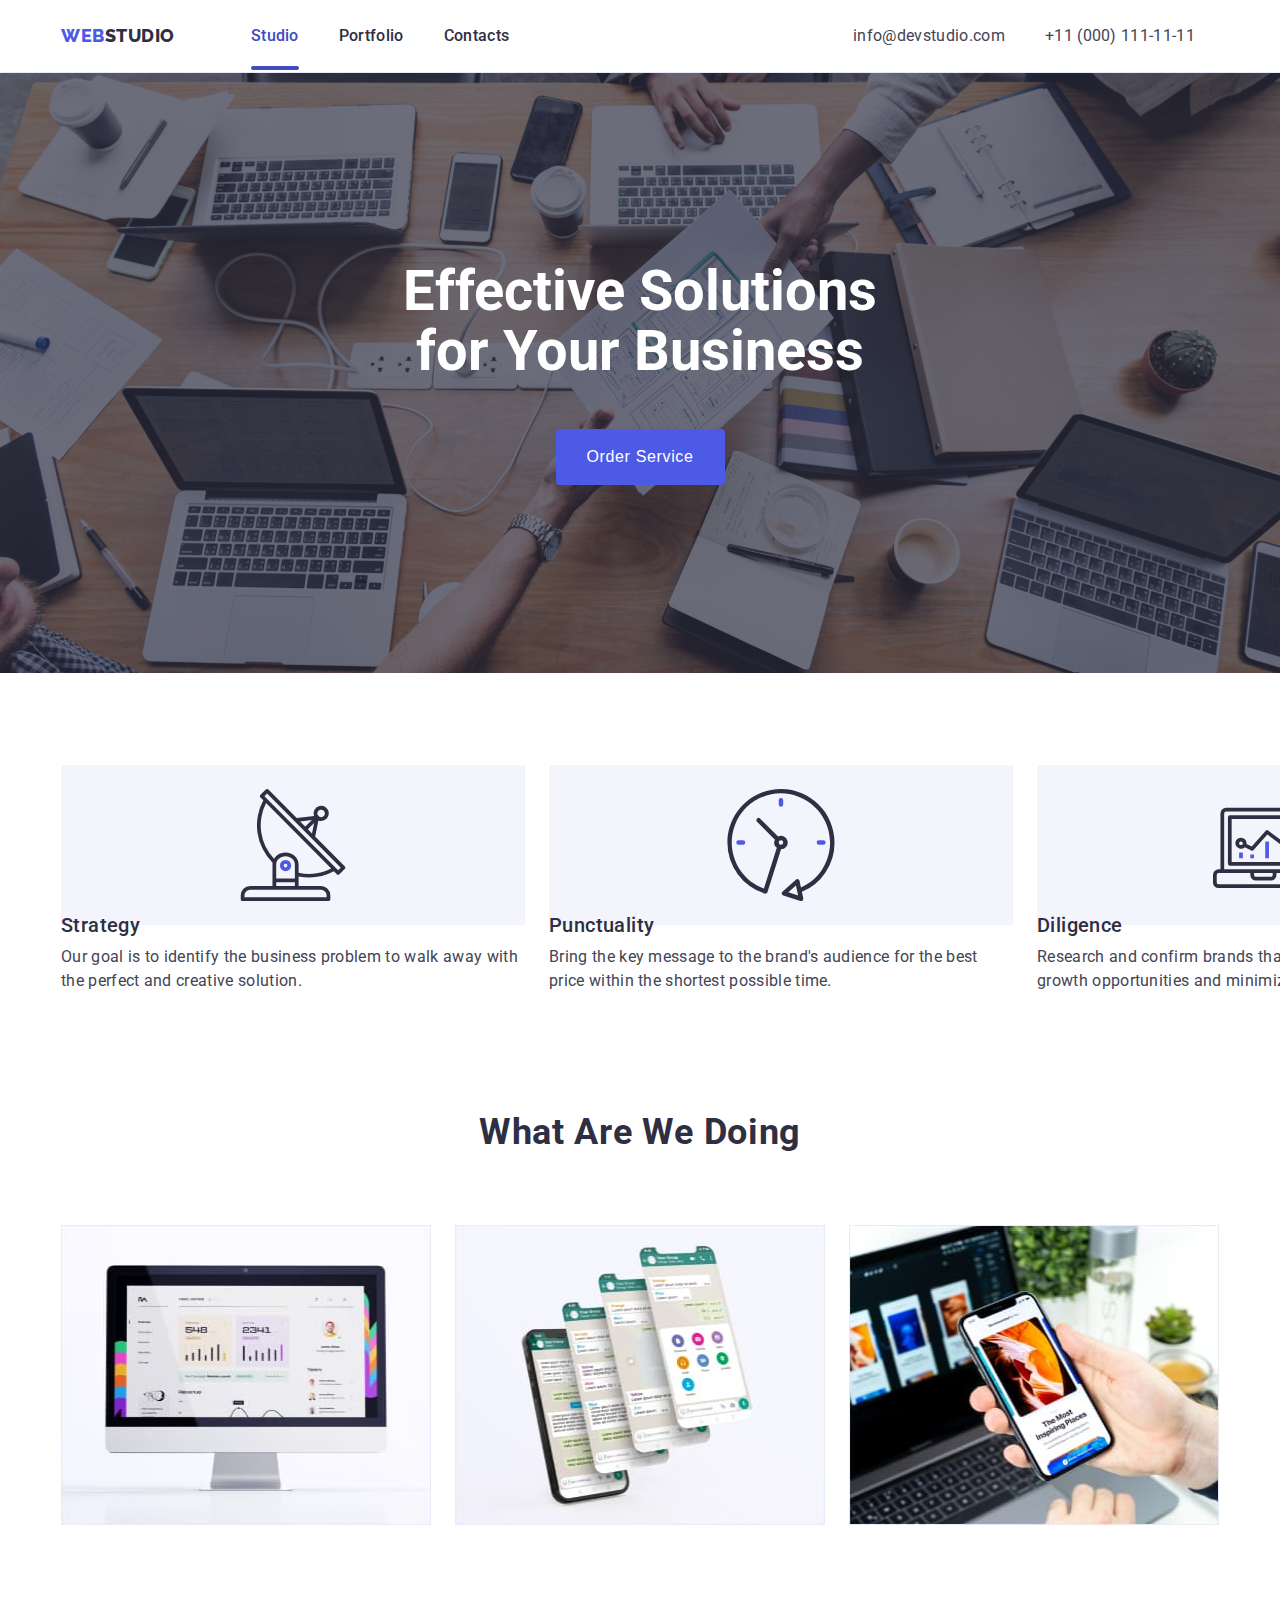
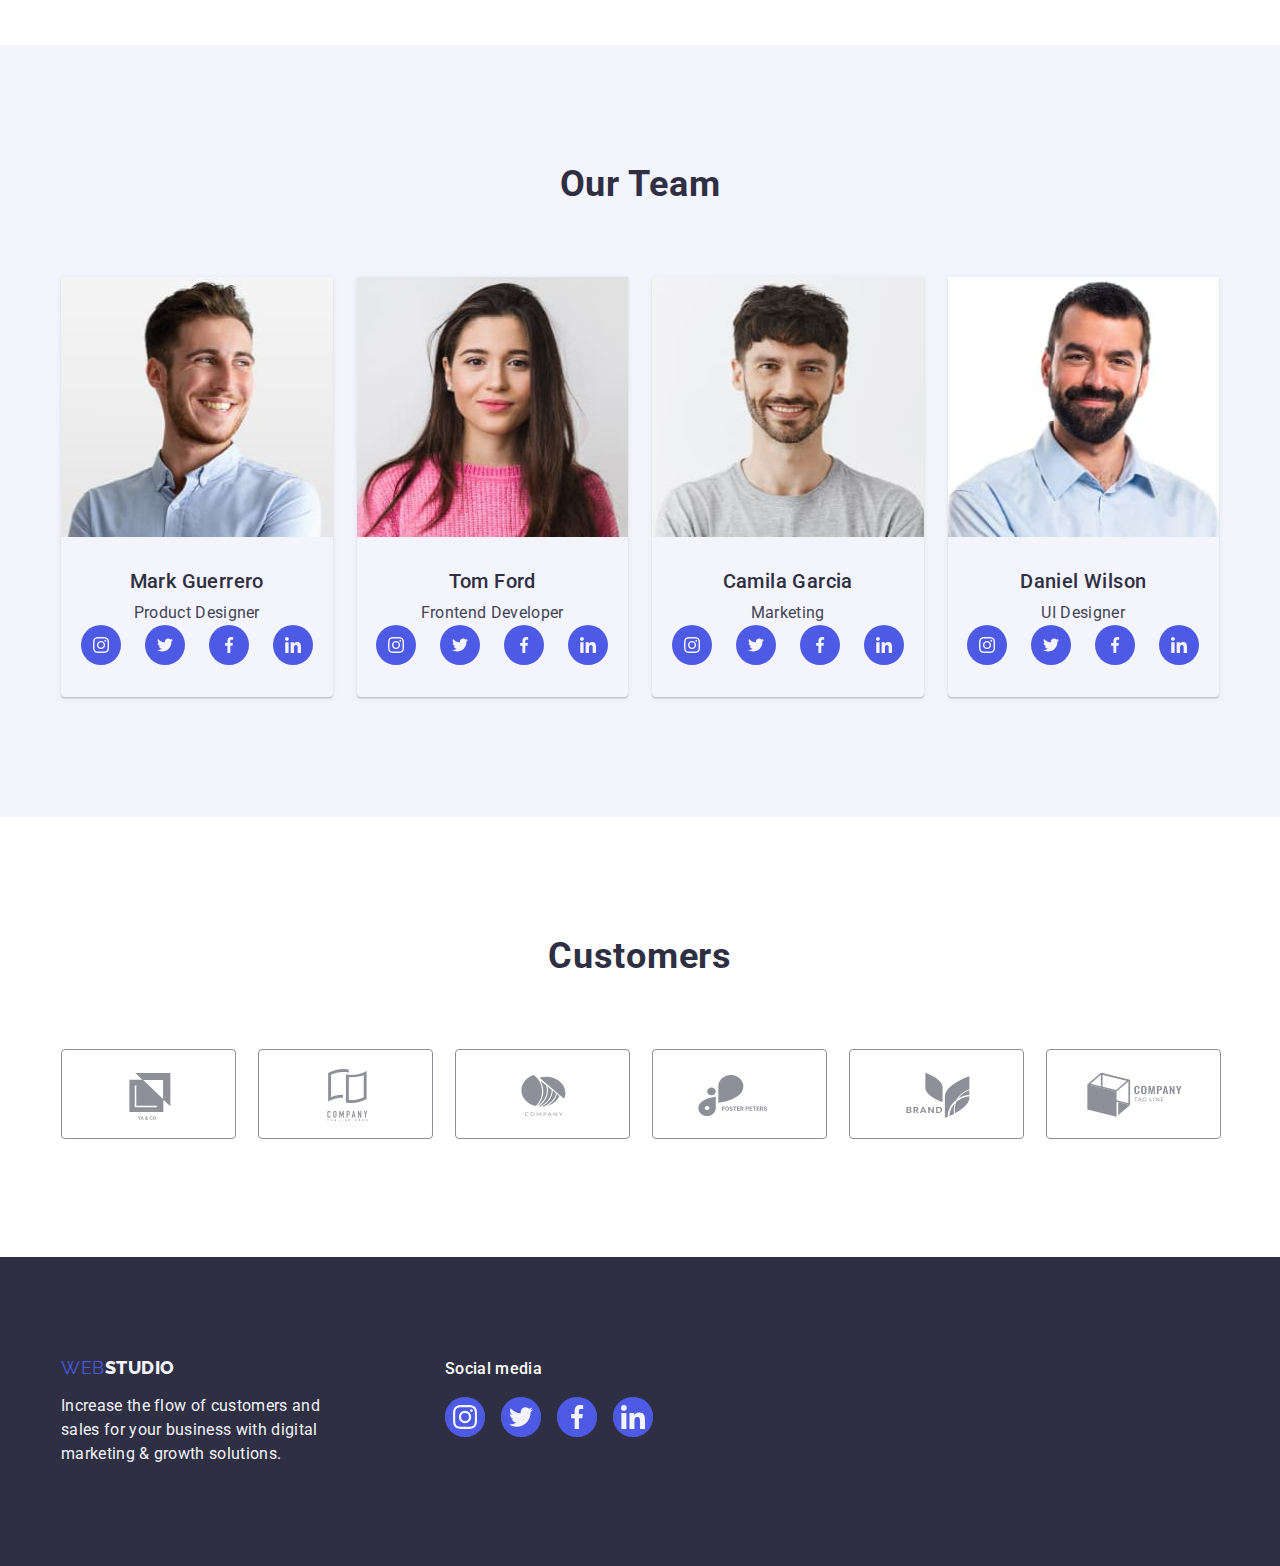
<file: index.html>
<!DOCTYPE html>
<html lang="en">

<head>
    <meta charset="UTF-8">
    <meta http-equiv="X-UA-Compatible"
        content="IE=edge">
    <meta name="viewport"
        content="width=device-width, initial-scale=1.0">
    <link rel="stylesheet"
        href="https://cdnjs.cloudflare.com/ajax/libs/modern-normalize/2.0.0/modern-normalize.min.css"
        integrity="sha512-4xo8blKMVCiXpTaLzQSLSw3KFOVPWhm/TRtuPVc4WG6kUgjH6J03IBuG7JZPkcWMxJ5huwaBpOpnwYElP/m6wg=="
        crossorigin="anonymous"
        referrerpolicy="no-referrer" />
    <link rel="stylesheet"
        href="./css/styles.css">
    <link rel="preconnect"
        href="https://fonts.googleapis.com">
    <link rel="preconnect"
        href="https://fonts.gstatic.com"
        crossorigin>
    <link
        href="https://fonts.googleapis.com/css2?family=Raleway:wght@800&display=swap"
        rel="stylesheet">
    <link
        href="https://fonts.googleapis.com/css2?family=Roboto:wght@400;500;700;900&display=swap"
        rel="stylesheet">
    <title>WebStudio</title>
</head>

<body>
    <header class="header">
        <div class="container header-container">
            <nav class="header-nav">
                <a href="./index.html"
                    class="header-logo link">Web<span>Studio</span></a>
                <ul class="menu list">
                    <li class="header-menu-item">
                        <a class="header-menu-link link active"
                            href="./index.html">Studio</a>
                    </li>
                    <li class="header-menu-item">
                        <a class="header-menu-link link"
                            href="./portfolio.html">Portfolio</a>
                    </li>
                    <li class="header-menu-item">
                        <a class="header-menu-link link"
                            href="">Contacts</a>
                    </li>
                </ul>
            </nav>
            <address class="contacts">
                <ul class="menu-adrs list">
                    <li class="contacts-item">
                        <a href="mailto:info@devstudio.com"
                            class="contacts-link link">info@devstudio.com</a>
                    </li>
                    <li class="contacts-item-tw">
                        <a href="tel:+110001111111"
                            class="contacts-link link">+11
                            (000) 111-11-11</a>
                    </li>
                </ul>
            </address>
        </div>
    </header>
    <main>
        <section class="main">
            <div class="container main-container">
                <h1 class="smm-ttl">Effective
                    Solutions
                    for Your Business</h1>
                <button class="main-btn"
                    type="button"
                    data-modal-open>Order
                    Service</button>
            </div>
        </section>
        <section class="option">
            <div class="container">
                <h2 class="visually-hidden">
                    Our advantages
                </h2>
                <ul class="option-menu list">
                    <li class="option-menu-item list">
                        <div class="option-menu-item-svg">
                            <svg class="advances-svg"
                                width="64"
                                height="64">
                                <use href="./images/icons.svg#icon-antenna-1">
                                </use>
                            </svg>
                        </div>
                        <h3 class="thrd-ttl">
                            Strategy</h3>
                        <p class="item-text">
                            Our goal is to
                            identify the
                            business
                            problem to walk
                            away with the
                            perfect and
                            creative
                            solution. </p>
                    </li>
                    <li class="option-menu-item list">
                        <div class="option-menu-item-svg">
                            <svg class="advances-svg"
                                width="64"
                                height="64">
                                <use href="./images/icons.svg#icon-clock-1">
                                </use>
                            </svg>
                        </div>
                        <h3 class="thrd-ttl">
                            Punctuality
                        </h3>
                        <p class="item-text">
                            Bring the key
                            message to the
                            brand's audience
                            for the best
                            price within the
                            shortest possible
                            time.</p>
                    </li>
                    <li class="option-menu-item list">
                        <div class="option-menu-item-svg"> <svg
                                class="advances-svg"
                                width="64"
                                height="64">
                                <use href="./images/icons.svg#icon-diagram-1">
                                </use>
                            </svg></div>
                        <h3 class="thrd-ttl">
                            Diligence</h3>
                        <p class="item-text">
                            Research and
                            confirm brands
                            that
                            present the
                            strongest digital
                            growth
                            opportunities and
                            minimize
                            risk.</p>
                    </li>
                    <li class="option-menu-item list">
                        <div class="option-menu-item-svg">
                            <svg class="advances-svg"
                                width="64"
                                height="64">
                                <use href="./images/icons.svg#icon-astronaut-1">
                                </use>
                            </svg>
                        </div>
                        <h3 class="thrd-ttl">
                            Technologies
                        </h3>
                        <p class="item-text">
                            Design practice
                            focused on
                            digital
                            experiences. We
                            bring forth a
                            deep
                            passion
                            for
                            problem-solving.
                        </p>
                    </li>
                </ul>
            </div>
        </section>
        <section class="value">
            <div class="container">
                <h2 class="scnd-ttl">What are
                    we doing</h2>
                <ul class="value-menu list">
                    <li class="value-menu-item">
                        <img src="./images/img1.jpg"
                            width="360"
                            height="300"
                            alt="erorr">
                    </li>
                    <li class="value-menu-item">
                        <img src="./images/img2.jpg"
                            width="360"
                            height="300"
                            alt="erorr2">
                    </li>
                    <li class="value-menu-item">
                        <img src="./images/img3.jpg"
                            width="360"
                            height="300"
                            alt="erorr3">
                    </li>
                </ul>
            </div>
        </section>
        <section class="team">
            <div class="container">
                <h2 class="scnd-ttl">Our Team
                </h2>
                <ul class="team-list list">
                    <li class="team-list-item">
                        <img src=" ./images/img4.jpg"
                            width="264"
                            height="260"
                            alt="photo Mark Guerrero">
                        <div class="name">
                            <h3 class="team-section-ttl">
                                Mark
                                Guerrero</h3>
                            <p class="team-section-text">
                                Product Designer</p>

                            <ul class="icon">
                                <li class="icon-team">
                                    <a href=""
                                        class="icon-team-link"
                                        aria-label="Instagram"
                                        target="_blank"
                                        rel="noopener noreferrer">
                                        <svg class="icon-svg"
                                            width="16"
                                            height="16">
                                            <use
                                                href="./images/icons.svg#icon-instagram">
                                            </use>
                                        </svg>
                                    </a>
                                </li>
                                <li class="icon-team">
                                    <a href=""
                                        class="icon-team-link"
                                        aria-label="Instagram"
                                        target="_blank"
                                        rel="noopener noreferrer">
                                        <svg class="icon-svg"
                                            width="16"
                                            height="16">
                                            <use
                                                href="./images/icons.svg#icon-twitter">
                                            </use>
                                        </svg>
                                    </a>
                                </li>
                                <li class="icon-team">
                                    <a href=""
                                        class="icon-team-link"
                                        aria-label="Instagram"
                                        target="_blank"
                                        rel="noopener noreferrer">
                                        <svg class="icon-svg"
                                            width="16"
                                            height="16">
                                            <use
                                                href="./images/icons.svg#icon-facebook">
                                            </use>
                                        </svg>
                                    </a>
                                </li>
                                <li class="icon-team">
                                    <a href=""
                                        class="icon-team-link"
                                        aria-label="Instagram"
                                        target="_blank"
                                        rel="noopener noreferrer">
                                        <svg class="icon-svg"
                                            width="16"
                                            height="16">
                                            <use
                                                href="./images/icons.svg#icon-linkedin">
                                            </use>
                                        </svg>
                                    </a>
                                </li>
                            </ul>
                        </div>
                    </li>
                    <li class="team-list-item ">
                        <img src="./images/img5.jpg"
                            width="264"
                            height="260"
                            alt="photo Tom Ford">
                        <div class="name">
                            <h3 class="team-section-ttl">
                                Tom Ford
                            </h3>
                            <p class="team-section-text">
                                Frontend Developer</p>
                            <ul class="icon">
                                <li class="icon-team">
                                    <a href=""
                                        class="icon-team-link"
                                        aria-label="Instagram"
                                        target="_blank"
                                        rel="noopener noreferrer">
                                        <svg class="icon-svg"
                                            width="16"
                                            height="16">
                                            <use
                                                href="./images/icons.svg#icon-instagram">
                                            </use>
                                        </svg>
                                    </a>
                                </li>
                                <li class="icon-team">
                                    <a href=""
                                        class="icon-team-link"
                                        aria-label="Instagram"
                                        target="_blank"
                                        rel="noopener noreferrer">
                                        <svg class="icon-svg"
                                            width="16"
                                            height="16">
                                            <use
                                                href="./images/icons.svg#icon-twitter">
                                            </use>
                                        </svg>
                                    </a>
                                </li>
                                <li class="icon-team">
                                    <a href=""
                                        class="icon-team-link"
                                        aria-label="Instagram"
                                        target="_blank"
                                        rel="noopener noreferrer">
                                        <svg class="icon-svg"
                                            width="16"
                                            height="16">
                                            <use
                                                href="./images/icons.svg#icon-facebook">
                                            </use>
                                        </svg>
                                    </a>
                                </li>
                                <li class="icon-team">
                                    <a href=""
                                        class="icon-team-link"
                                        aria-label="Instagram"
                                        target="_blank"
                                        rel="noopener noreferrer">
                                        <svg class="icon-svg"
                                            width="16"
                                            height="16">
                                            <use
                                                href="./images/icons.svg#icon-linkedin">
                                            </use>
                                        </svg>
                                    </a>
                                </li>
                            </ul>
                        </div>
                    </li>
                    <li class="team-list-item ">
                        <img src="./images/img6.jpg"
                            width="264"
                            height="260"
                            alt="photo Camila Garcia">
                        <div class="name">
                            <h3 class="team-section-ttl">
                                Camila Garcia</h3>
                            <p class="team-section-text">
                                Marketing
                            </p>
                            <ul class="icon">
                                <li class="icon-team">
                                    <a href=""
                                        class="icon-team-link"
                                        aria-label="Instagram"
                                        target="_blank"
                                        rel="noopener noreferrer">
                                        <svg class="icon-svg"
                                            width="16"
                                            height="16">
                                            <use
                                                href="./images/icons.svg#icon-instagram">
                                            </use>
                                        </svg>
                                    </a>
                                </li>
                                <li class="icon-team">
                                    <a href=""
                                        class="icon-team-link"
                                        aria-label="Instagram"
                                        target="_blank"
                                        rel="noopener noreferrer">
                                        <svg class="icon-svg"
                                            width="16"
                                            height="16">
                                            <use
                                                href="./images/icons.svg#icon-twitter">
                                            </use>
                                        </svg>
                                    </a>
                                </li>
                                <li class="icon-team">
                                    <a href=""
                                        class="icon-team-link"
                                        aria-label="Instagram"
                                        target="_blank"
                                        rel="noopener noreferrer">
                                        <svg class="icon-svg"
                                            width="16"
                                            height="16">
                                            <use
                                                href="./images/icons.svg#icon-facebook">
                                            </use>
                                        </svg>
                                    </a>
                                </li>
                                <li class="icon-team">
                                    <a href=""
                                        class="icon-team-link"
                                        aria-label="Instagram"
                                        target="_blank"
                                        rel="noopener noreferrer">
                                        <svg class="icon-svg"
                                            width="16"
                                            height="16">
                                            <use
                                                href="./images/icons.svg#icon-linkedin">
                                            </use>
                                        </svg>
                                    </a>
                                </li>
                            </ul>
                        </div>
                    </li>
                    <li class="team-list-item ">
                        <img src="./images/img7.jpg"
                            width="264"
                            height="260"
                            alt=" photo Daniel Wilson">
                        <div class="name">
                            <h3 class="team-section-ttl">
                                Daniel Wilson</h3>
                            <p class="team-section-text">
                                UI Designer
                            </p>
                            <ul class="icon">
                                <li class="icon-team">
                                    <a href=""
                                        class="icon-team-link"
                                        aria-label="Instagram"
                                        target="_blank"
                                        rel="noopener noreferrer">
                                        <svg class="icon-svg"
                                            width="16"
                                            height="16">
                                            <use
                                                href="./images/icons.svg#icon-instagram">
                                            </use>
                                        </svg>
                                    </a>
                                </li>
                                <li class="icon-team">
                                    <a href=""
                                        class="icon-team-link"
                                        aria-label="Instagram"
                                        target="_blank"
                                        rel="noopener noreferrer">
                                        <svg class="icon-svg"
                                            width="16"
                                            height="16">
                                            <use
                                                href="./images/icons.svg#icon-twitter">
                                            </use>
                                        </svg>
                                    </a>
                                </li>
                                <li class="icon-team">
                                    <a href=""
                                        class="icon-team-link"
                                        aria-label="Instagram"
                                        target="_blank"
                                        rel="noopener noreferrer">
                                        <svg class="icon-svg"
                                            width="16"
                                            height="16">
                                            <use
                                                href="./images/icons.svg#icon-facebook">
                                            </use>
                                        </svg>
                                    </a>
                                </li>
                                <li class="icon-team">
                                    <a href=""
                                        class="icon-team-link"
                                        aria-label="Instagram"
                                        target="_blank"
                                        rel="noopener noreferrer">
                                        <svg class="icon-svg"
                                            width="16"
                                            height="16">
                                            <use
                                                href="./images/icons.svg#icon-linkedin">
                                            </use>
                                        </svg>
                                    </a>
                                </li>
                            </ul>
                        </div>
                    </li>
                </ul>
            </div>
        </section>
        <section class="section">
            <div class="container">
                <h2 class="custumers-text">Customers</h2>
                <ul class="customer">
                    <li class="customer-item">
                        <a href=""
                            class="customer-item-link">
                            <svg class="customers-svg"
                                width="104"
                                height="56">
                                <use href="./images/icons.svg#icon-Logo"></use>
                            </svg>
                        </a>
                    </li>
                    <li class="customer-item">
                        <a href=""
                            class="customer-item-link"
                            target="_blank"
                            rel="noopener noreferrer">
                            <svg class="customers-svg"
                                width="104"
                                height="56">
                                <use href="./images/icons.svg#icon-Logo-1">
                                </use>
                            </svg>
                        </a>
                    </li>
                    <li class="customer-item">
                        <a href=""
                            class="customer-item-link"
                            target="_blank"
                            rel="noopener noreferrer">
                            <svg class="customers-svg"
                                width="104"
                                height="56">
                                <use href="./images/icons.svg#icon-Logo-2">
                                </use>
                            </svg>
                        </a>
                    </li>
                    <li class="customer-item">
                        <a href=""
                            class="customer-item-link">
                            <svg class="customers-svg"
                                width="104"
                                height="56">
                                <use href="./images/icons.svg#icon-Logo-3">
                                </use>
                            </svg>
                        </a>
                    </li>
                    <li class="customer-item">
                        <a href=""
                            class="customer-item-link"
                            target="_blank"
                            rel="noopener noreferrer">
                            <svg class="customers-svg"
                                width="104"
                                height="56">
                                <use href="./images/icons.svg#icon-Logo-4">
                                </use>
                            </svg>
                        </a>
                    </li>
                    <li class="customer-item">
                        <a href=""
                            class="customer-item-link"
                            target="_blank"
                            rel="noopener noreferrer">
                            <svg class="customers-svg"
                                width="104"
                                height="56">
                                <use href="./images/icons.svg#icon-Logo-5">
                                </use>
                            </svg>
                        </a>
                    </li>
                </ul>
            </div>
        </section>
    </main>
    <footer class="back">
        <div class="container container-footer">
            <div class="content">
                <a href="./index.html"
                    class="back-logo logo">Web<span
                        class="back-logo-text">Studio</span></a>
                <p class="back-text">Increase the
                    flow of
                    customers and sales for
                    your business with digital
                    marketing &
                    growth
                    solutions.</p>
            </div>
            <div class="media">
                <p class="social-text">Social media</p>
                <ul class="social">
                    <li class="social-item">
                        <a href=""
                            class="social-item-link"
                            target="_blank"
                            rel="noopener noreferrer">
                            <svg class="social-svg"
                                width="24"
                                height="24">
                                <use href="./images/icons.svg#icon-instagram ">
                                </use>
                            </svg>
                        </a>
                    </li>
                    <li class="social-item">
                        <a href=""
                            class="social-item-link"
                            target="_blank"
                            rel="noopener noreferrer">
                            <svg class="social-svg"
                                width="24"
                                height="24">
                                <use href="./images/icons.svg#icon-twitter">
                                </use>
                            </svg>
                        </a>
                    </li>
                    <li class="social-item">
                        <a href=""
                            class="social-item-link"
                            target="_blank"
                            rel="noopener noreferrer">
                            <svg class="social-svg"
                                width="24"
                                height="24">
                                <use href="./images/icons.svg#icon-facebook">
                                </use>
                            </svg>
                        </a>
                    </li>
                    <li class="social-item">
                        <a href=""
                            class="social-item-link"
                            target="_blank"
                            rel="noopener noreferrer">
                            <svg class="social-svg"
                                width="24"
                                height="24">
                                <use href="./images/icons.svg#icon-linkedin">
                                </use>
                            </svg>
                        </a>
                    </li>
                </ul>
            </div>
        </div>
    </footer>
    <div class="backdrop is-hidden"
        data-modal>
        <div class="modal">
            <button class="modal-btn-close"
                type="button"
                data-modal-close>
                <svg class="close-icon"
                    width="8"
                    height="8">
                    <use href="./images/icons.svg#icon-close"></use>
                </svg>
            </button>
        </div>
    </div>
    <script src="./js/modal.js"></script>
</body>

</html>
</file>
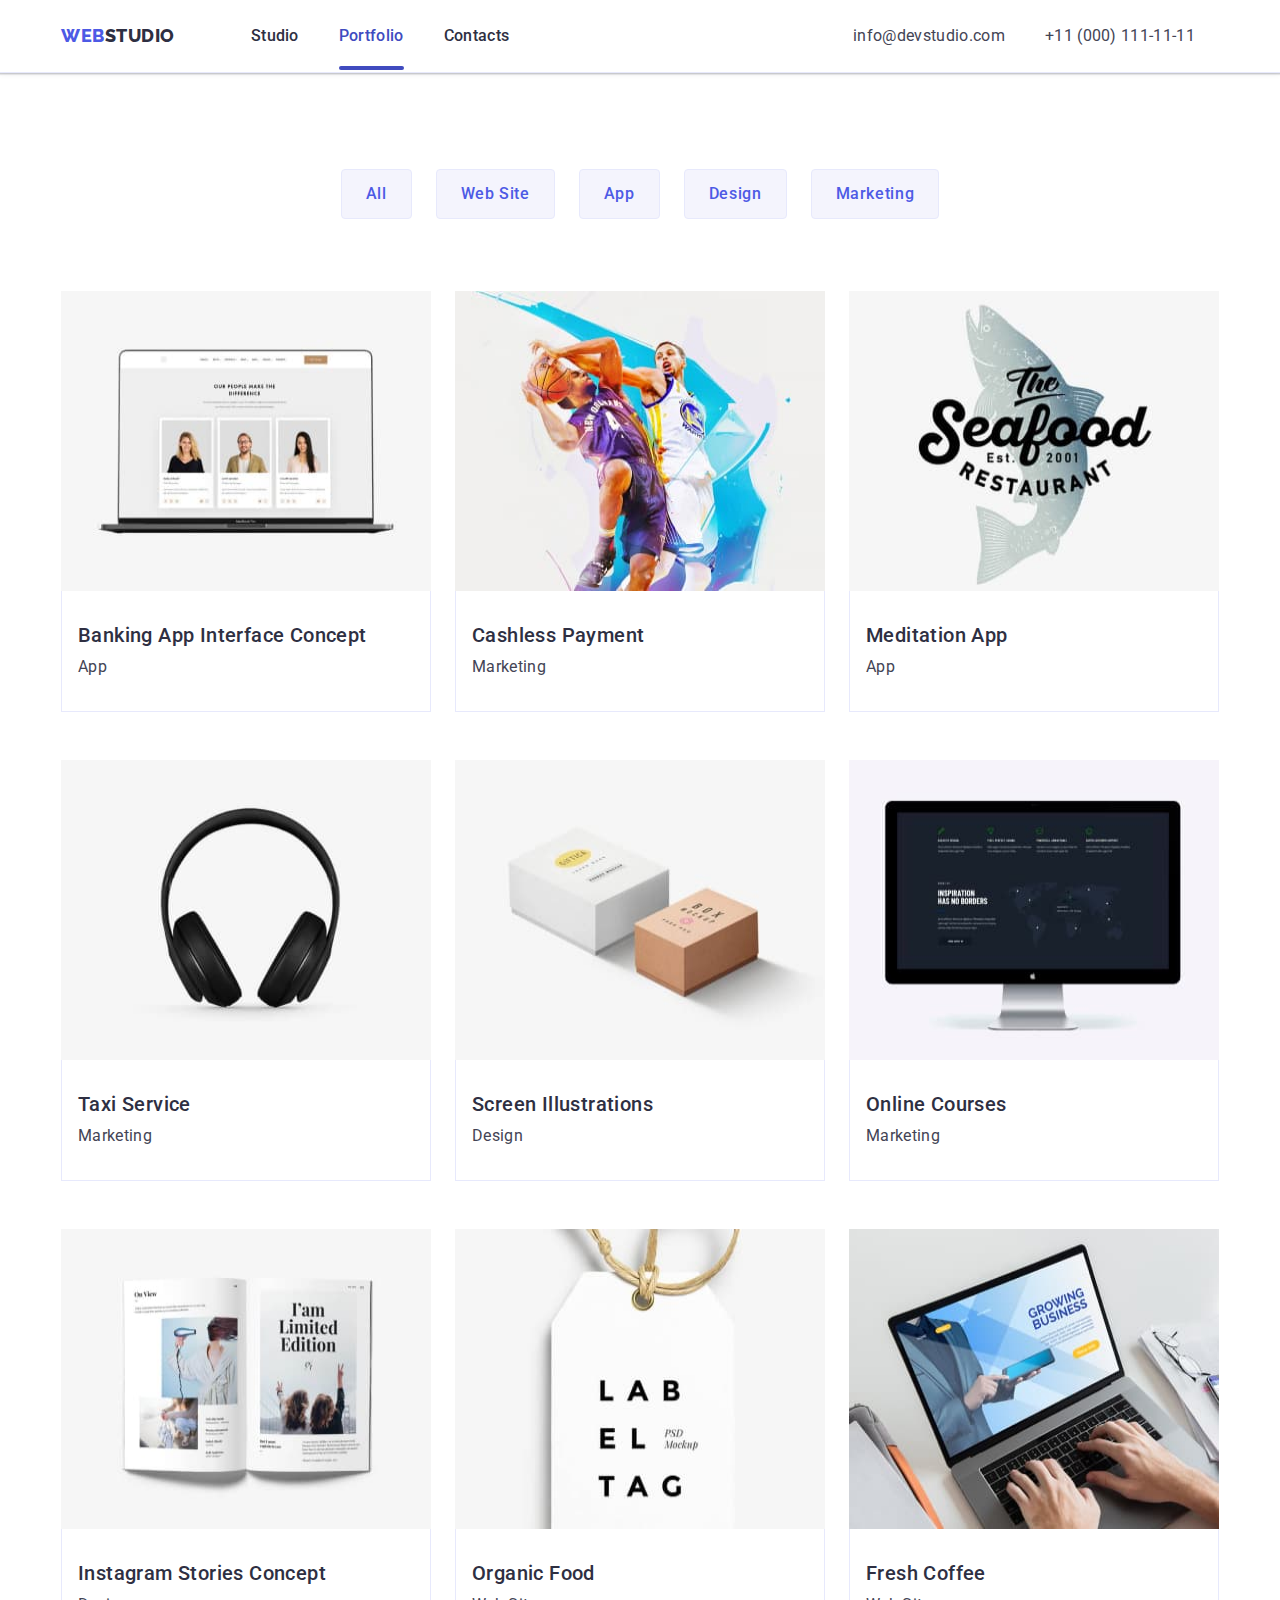
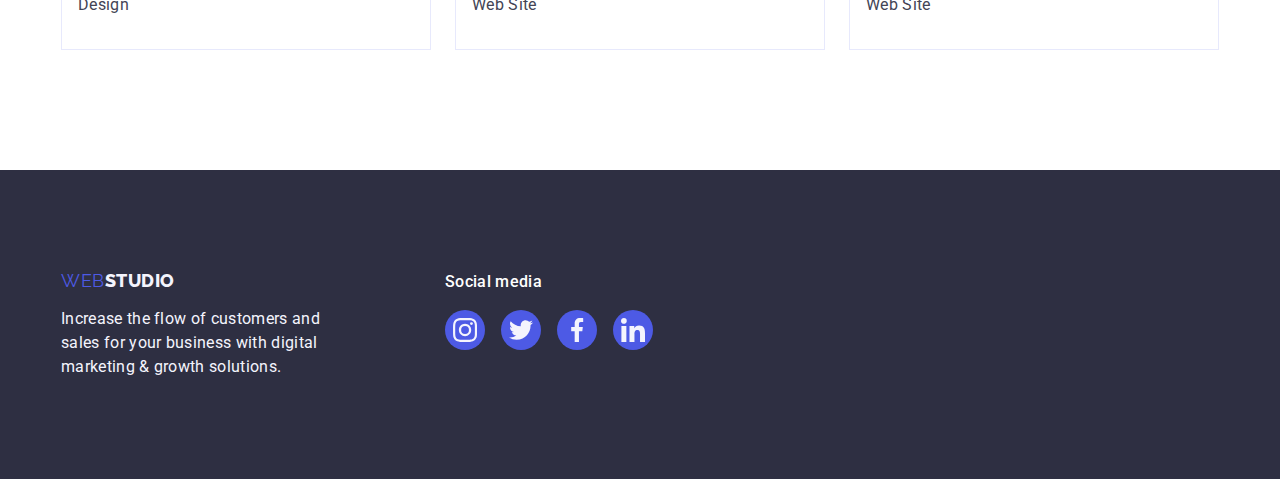
<file: portfolio.html>
<!DOCTYPE html>
<html lang="en">

<head>
    <meta charset="UTF-8">
    <meta http-equiv="X-UA-Compatible"
        content="IE=edge">
    <meta name="viewport"
        content="width=device-width, initial-scale=1.0">
    <link rel="stylesheet"
        href="https://cdnjs.cloudflare.com/ajax/libs/modern-normalize/2.0.0/modern-normalize.min.css"
        integrity="sha512-4xo8blKMVCiXpTaLzQSLSw3KFOVPWhm/TRtuPVc4WG6kUgjH6J03IBuG7JZPkcWMxJ5huwaBpOpnwYElP/m6wg=="
        crossorigin="anonymous"
        referrerpolicy="no-referrer" />
    <link rel="stylesheet"
        href="./css/styles.css">
    <link rel="preconnect"
        href="https://fonts.googleapis.com">
    <link rel="preconnect"
        href="https://fonts.gstatic.com"
        crossorigin>
    <link
        href="https://fonts.googleapis.com/css2?family=Raleway:wght@900&display=swap"
        rel="stylesheet">
    <link
        href="https://fonts.googleapis.com/css2?family=Roboto:wght@400;500;700;900&display=swap"
        rel="stylesheet">
    <title>Portfolio</title>
</head>

<body>
    <header class="header">
        <div class="container header-container">
            <nav class="header-nav">
                <a href="./index.html"
                    class="header-logo link">Web<span>Studio</span></a>
                <ul class="menu list">
                    <li class="header-menu-item">
                        <a class="header-menu-link link"
                            href="./index.html">Studio</a>
                    </li>
                    <li class="header-menu-item">
                        <a class="header-menu-link active link"
                            href="./portfolio.html">Portfolio</a>
                    </li>
                    <li class="header-menu-item">
                        <a class="header-menu-link link"
                            href="">Contacts</a>
                    </li>
                </ul>
            </nav>
            <address class="contacts">
                <ul class="menu-adrs list">
                    <li class="contacts-item">
                        <a href="mailto:info@devstudio.com"
                            class="contacts-link link">info@devstudio.com</a>
                    </li>
                    <li class="contacts-item-tw">
                        <a href="tel:+110001111111"
                            class="contacts-link link">+11
                            (000) 111-11-11</a>
                    </li>
                </ul>
            </address>
        </div>
    </header>
    <main>
        <section class="prtfl">
            <div class="container section-container">
                <h1 class="visually-hidden">
                    Bestportfolio</h1>
                <ul class="btn-list list">
                    <li class="btn-link">
                        <button type="button"
                            class="prtfl-btn">All</button>
                    </li>
                    <li class="btn-link">
                        <button type="button"
                            class="prtfl-btn">Web
                            Site</button>
                    </li>
                    <li class="btn-link">
                        <button type="button"
                            class="prtfl-btn">App</button>
                    </li>
                    <li class="btn-link"><button type="button"
                            class="prtfl-btn">Design</button>
                    </li>
                    <li class="btn-link"><button type="button"
                            class="prtfl-btn">Marketing</button>
                    </li>
                </ul>
                <ul class="spisok-list">
                    <li class="portfolio-item">
                        <a class="portfolio-item-link link"
                            href="">
                            <div class="portfolio-image">
                                <img src="./images/portfolio1.jpg"
                                    alt="BankApp Interface"
                                    width="360"
                                    height="300" />
                                <p class="prtfl-img-text">
                                    14 Stylish and User-Friendly App Design
                                    Concepts · Task
                                    Manager App · Calorie Tracker App · Exotic
                                    Fruit Ecommerce
                                    App · Cloud Storage App
                                </p>
                            </div>
                            <div class="odin">
                                <h2 class="ttltw">
                                    Banking App
                                    Interface Concept
                                </h2>
                                <p class="text-pf">App
                                </p>
                            </div>
                        </a>
                    </li>
                    <li class="portfolio-item">
                        <a class="portfolio-item-link link"
                            href="">
                            <div class="portfolio-image">
                                <img src="./images/portfolio2.jpg"
                                    alt="Cashless Payment"
                                    width="360"
                                    height="300" />
                                <p class="prtfl-img-text">
                                    14 Stylish and User-Friendly App Design
                                    Concepts · Task
                                    Manager App · Calorie Tracker App · Exotic
                                    Fruit Ecommerce
                                    App · Cloud Storage App
                                </p>
                            </div>
                            <div class="odin">
                                <h2 class="ttltw">
                                    Cashless Payment
                                </h2>
                                <p class="text-pf">
                                    Marketing</p>
                            </div>
                        </a>
                    </li>
                    <li class="portfolio-item">
                        <a class="portfolio-item-link link"
                            href="">
                            <div class="portfolio-image">
                                <img src="./images/portfolio3.jpg"
                                    alt="Meditation App"
                                    width="360"
                                    height="300" />
                                <p class="prtfl-img-text">
                                    14 Stylish and User-Friendly App Design
                                    Concepts · Task
                                    Manager App · Calorie Tracker App · Exotic
                                    Fruit Ecommerce
                                    App · Cloud Storage App
                                </p>
                            </div>
                            <div class="odin">
                                <h2 class="ttltw">
                                    Meditation App</h2>
                                <p class="text-pf">App
                                </p>
                            </div>
                        </a>
                    </li>
                    <li class="portfolio-item">
                        <a class="portfolio-item-link link"
                            href="">
                            <div class="portfolio-image">
                                <img src="./images/portfolio4.jpg"
                                    alt="Taxi Service"
                                    width="360"
                                    height="300" />
                                <p class="prtfl-img-text">
                                    14 Stylish and User-Friendly App Design
                                    Concepts · Task
                                    Manager App · Calorie Tracker App · Exotic
                                    Fruit Ecommerce
                                    App · Cloud Storage App
                                </p>
                            </div>
                            <div class="odin">
                                <h2 class="ttltw">Taxi
                                    Service</h2>
                                <p class="text-pf">
                                    Marketing</p>
                            </div>
                        </a>
                    </li>
                    <li class="portfolio-item">
                        <a class="portfolio-item-link link"
                            href="">
                            <div class="portfolio-image">
                                <img src="./images/portfolio5.jpg"
                                    alt="Screen Illustrations"
                                    width="360"
                                    height="300" />
                                <p class="prtfl-img-text">
                                    14 Stylish and User-Friendly App Design
                                    Concepts · Task
                                    Manager App · Calorie Tracker App · Exotic
                                    Fruit Ecommerce
                                    App · Cloud Storage App
                                </p>
                            </div>
                            <div class="odin">
                                <h2 class="ttltw">
                                    Screen
                                    Illustrations</h2>
                                <p class="text-pf">
                                    Design</p>
                            </div>
                        </a>
                    </li>
                    <li class="portfolio-item">
                        <a class="portfolio-item-link link"
                            href="">
                            <div class="portfolio-image">
                                <img src="./images/portfolio6.jpg"
                                    alt="Online Courses"
                                    width="360"
                                    height="300" />
                                <p class="prtfl-img-text">
                                    14 Stylish and User-Friendly App Design
                                    Concepts · Task
                                    Manager App · Calorie Tracker App · Exotic
                                    Fruit Ecommerce
                                    App · Cloud Storage App
                                </p>
                            </div>
                            <div class="odin">
                                <h2 class="ttltw">
                                    Online Courses</h2>
                                <p class="text-pf">
                                    Marketing</p>
                            </div>
                        </a>
                    </li>
                    <li class="portfolio-item">
                        <a class="portfolio-item-link link"
                            href="">
                            <div class="portfolio-image">
                                <img src="./images/portfolio7.jpg"
                                    alt="Instagram"
                                    width="360"
                                    height="300" />
                                <p class="prtfl-img-text">
                                    14 Stylish and User-Friendly App Design
                                    Concepts · Task
                                    Manager App · Calorie Tracker App · Exotic
                                    Fruit Ecommerce
                                    App · Cloud Storage App
                                </p>
                            </div>
                            <div class="odin">
                                <h2 class="ttltw">
                                    Instagram Stories
                                    Concept</h2>
                                <p class="text-pf">
                                    Design</p>
                            </div>
                        </a>
                    </li>
                    <li class="portfolio-item">
                        <a class="portfolio-item-link link"
                            href="">
                            <div class="portfolio-image">
                                <img src="./images/portfolio8.jpg"
                                    alt="Organic Food"
                                    width="360"
                                    height="300" />
                                <p class="prtfl-img-text">
                                    14 Stylish and User-Friendly App Design
                                    Concepts · Task
                                    Manager App · Calorie Tracker App · Exotic
                                    Fruit Ecommerce
                                    App · Cloud Storage App
                                </p>
                            </div>
                            <div class="odin">
                                <h2 class="ttltw">
                                    Organic Food</h2>
                                <p class="text-pf">Web
                                    Site</p>
                            </div>
                        </a>
                    </li>
                    <li class="portfolio-item">
                        <a class="portfolio-item-link link"
                            href="">
                            <div class="portfolio-image">
                                <img src="./images/portfolio9.jpg"
                                    alt="Fresh Coffee"
                                    width="360"
                                    height="300" />
                                <p class="prtfl-img-text">
                                    14 Stylish and User-Friendly App Design
                                    Concepts · Task
                                    Manager App · Calorie Tracker App · Exotic
                                    Fruit Ecommerce
                                    App · Cloud Storage App
                                </p>
                            </div>
                            <div class="odin">
                                <h2 class="ttltw">Fresh
                                    Coffee</h2>
                                <p class="text-pf">Web
                                    Site</p>
                            </div>
                        </a>
                    </li>
                </ul>
            </div>
        </section>
    </main>
    <footer class="back">
        <div class="container foot-container">
            <div class="footer-logo-box">
                <a href="./index.html"
                    class="logo-text-footer link">Web<span
                        class="logo-footer">Studio</span></a>
                <p class="back-text">Increase the flow of customers and sales
                    for your business with digital marketing &
                    growth solutions.</p>
            </div>
            <div class="footer-logo-box">
                <p class="foot-text">Social media</p>
                <ul class="foot-list">
                    <li class="foot-list-item">
                        <a href=""
                            class="foot-list-item-link"
                            target="_blank"
                            rel="noopener noreferrer">
                            <svg class="social-link"
                                width="24"
                                height="24">
                                <use href="./images/icons.svg#icon-instagram">
                                </use>
                            </svg>
                        </a>
                    </li>
                    <li class="foot-list-item">
                        <a href=""
                            class="foot-list-item-link"
                            target="_blank"
                            rel="noopener noreferrer">
                            <svg class="social-link"
                                width="24"
                                height="24">
                                <use href="./images/icons.svg#icon-twitter">
                                </use>
                            </svg>
                        </a>
                    </li>
                    <li class="foot-list-item">
                        <a href=""
                            class="foot-list-item-link"
                            target="_blank"
                            rel="noopener noreferrer">
                            <svg class="social-link"
                                width="24"
                                height="24">
                                <use href="./images/icons.svg#icon-facebook">
                                </use>
                            </svg>
                        </a>
                    </li>
                    <li class="foot-list-item">
                        <a href=""
                            class="foot-list-item-link"
                            target="_blank"
                            rel="noopener noreferrer">
                            <svg class="social-link"
                                width="24"
                                height="24">
                                <use href="./images/icons.svg#icon-linkedin">
                                </use>
                            </svg>
                        </a>
                    </li>
                </ul>
            </div>
        </div>
    </footer>
</body>

</html>
</file>
<file: css/styles.css>
:root {
    --main-text-color: #2E2F42;
    --scnd-text-color: #F4F4FD;
    --contacts-link-color: #434455;
    --transition: 250ms cubic-bezier(0.4, 0, 0.2, 1);
    --bg-color-main: #ffffff;
    --border-color: #e7e9fc;
    --link-color: #404BBF;
    --btn-bg-color: #4d5ae5;
    --text-color: #8e8f99;
    --title-color_whit: rgba(255, 255, 255, 1);
}

body {
    font-family: 'Roboto', sans-serif;
    color: var(--contacts-link-color);
    background-color: var(--bg-color-main);
    margin: 0 auto;
}

p,
h1,
h2,
h3,
h4,
h5,
h6 {
    margin: 0;
}

a {
    text-decoration: none;

}

ul {
    list-style: none;
    padding-left: 0;
    margin: 0;

}

img {
    display: block;
    width: 100%;
}

.list {
    text-decoration: none;
}

.link {
    list-style: none;
}

.section {
    padding: 120px 0;
}

.container {
    width: 1158px;
    padding: 0 15px;
    margin: 0 auto;
}

.visually-hidden {
    position: absolute;
    width: 1px;
    height: 1px;
    margin: -1px;
    border: 0;
    padding: 0;
    white-space: nowrap;
    clip-path: inset(100%);
    clip: rect(0 0 0 0);
    overflow: hidden;
}


/***** HEADER *****/
.header {
    border-bottom: 1px solid var(--border-color);
    padding: 0 15px;
    box-shadow: 0px 2px 1px rgba(46, 47, 66, 0.08), 0px 1px 1px rgba(46, 47, 66, 0.16), 0px 1px 6px rgba(46, 47, 66, 0.08);
}

.header-container {
    display: flex;
    justify-content: space-between;
}

.header-nav {
    display: flex;
    align-items: center;
}

.header-logo {
    font-family: 'Raleway';
    font-style: normal;
    font-weight: 800;
    font-size: 18px;
    line-height: 1.17;
    letter-spacing: 0.03em;
    text-transform: uppercase;
    color: #4D5AE5;
    display: block;
    margin-right: 76px;
}

.header-logo span {
    color: var(--main-text-color);
}

.menu {
    display: flex;
    gap: 40px;
}

.header-menu-item {
    padding: 24px 0;
}

.header-menu-link {
    position: relative;
    text-decoration: none;
    color: var(--main-text-color);
    font-weight: 500;
    line-height: 1.5;
    letter-spacing: 0.02em;
    padding: 24px 0;
    transition: color 250ms cubic-bezier(0.4, 0, 0.2, 1);

}

.header-menu-link:hover,
.header-menu-link:focus {
    color: var(--link-color);
}

.active {
    color: var(--link-color);
}

.header-menu-link.active::after {
    content: '';
    width: 100%;
    height: 4px;
    color: var(--link-color);
    background-color: var(--link-color);
    position: absolute;
    left: 0;
    bottom: -1px;
    border-radius: 2px;
}

.contacts {
    padding: 24px;
}

.menu-adrs {
    display: flex;
    gap: 40px;
}

.contacts-item {
    gap: 40px;
}

.contacts-link {
    font-style: normal;
    font-weight: 400;
    font-size: 16px;
    line-height: 1.5;
    letter-spacing: 0.02em;
    color: var(--contacts-link-color);
    transition: color 250ms cubic-bezier(0.4, 0, 0.2, 1);

}

.contacts-link:hover,
.contacts-link:focus {
    color: var(--link-color);
}

.contacts-item-tw {
    margin-right: 0;
}

/*******     Section 1      ********/

.main {
    padding: 188px 0;
    background-image: linear-gradient(to bottom,
            rgba(46, 47, 66, 0.7),
            rgba(46, 47, 66, 0.7)),
        url(../images/main-bg.jpg);
    background-repeat: no-repeat;
    background-position: center;
    background-size: cover;
    max-width: 1440px;
    margin: 0 auto;
}

.main-container {
    display: flex;
    gap: 48px;
    flex-direction: column;
    align-items: center;
}

.smm-ttl {
    width: 496px;
    max-width: 496px;
    font-weight: 700;
    font-size: 56px;
    line-height: 60px;
    text-align: center;
    color: var(--bg-color-main);
}

.main-btn {
    width: 105px;
    height: 24px;
    font-weight: 500;
    font-size: 16px;
    line-height: 24px;
    display: flex;
    align-items: center;
    letter-spacing: 0.04em;
    color: var(--bg-color-main);
    display: block;
    min-width: 169px;
    height: 56px;
    border: none;
    background-color: var(--btn-bg-color);
    border-radius: 4px;
    cursor: pointer;
    transition: background-color var(--transition)
}

.main-btn:hover,
.main-btn:focus {
    background: var(--link-color);
}

/*******     Section 2      ********/

.option {
    padding-top: 120px;
    padding-bottom: 120px;
}

.option-menu-item-svg {
    display: flex;
    align-items: center;
    justify-content: center;
    height: 112px;
    background-color: #f4f4fd;
    border-radius: 4px;
    margin-bottom: 8px;
}

/** SVG **/
.advances {
    display: flex;
    gap: 24px;
}

.advances-svg {
    width: 264px;
    height: 112px;
    padding: 24px 100px;
    margin-bottom: 8px;
    background-color: var(--scnd-text-color);
}

/** SVG **/

.option-menu {
    display: flex;
    gap: 24px;
}

.option-menu-item {
    text-decoration: none;
    color: var(--link-color);
    line-height: 1.5;
    letter-spacing: 0.02em;
    transition: color var(--transition);
}

.option-menu-item:hover,
.option-menu-item:focus {
    color: var(--link-color);
}


.thrd-ttl {
    font-weight: 500;
    font-size: 20px;
    line-height: 1.2;
    letter-spacing: 0.02em;
    color: var(--main-text-color);
    margin-bottom: 8px;
}

.item-text {
    font-size: 16px;
    line-height: 1.5;
    letter-spacing: 0.02em;
    color: var(--contacts-link-color);
}

/*******     Section 3      ********/
.value {
    padding-bottom: 120px;
}

.scnd-ttl {
    font-weight: 700;
    font-size: 36px;
    line-height: 1.11;
    text-align: center;
    letter-spacing: 0.02em;
    text-transform: capitalize;
    color: var(--main-text-color);
    margin-bottom: 72px;
}

.value-menu {
    display: flex;
    gap: 24px;
}

.value-menu-item {
    width: calc((100% - 48px) / 3);
}

/*******     Section 4      ********/
.team {
    background: var(--scnd-text-color);
    padding: 120px 0;
}

.team-list {
    display: flex;
    gap: 24px;

}

.team-list-item {
    width: calc((100% - 72px) / 4);
    background: var(--bg-color_main);
    box-shadow: 0px 1px 6px rgba(46, 47, 66, 0.08),
        0px 1px 1px rgba(46, 47, 66, 0.16), 0px 2px 1px rgba(46, 47, 66, 0.08);
    border-radius: 0px 0px 4px 4px;
    text-align: center;
    display: flex;
    flex-direction: column;
}

.name {
    padding: 32px 0;
}

.team-section-ttl {
    margin-bottom: 8px;
    font-weight: 500;
    font-size: 20px;
    line-height: 24px;
    text-align: center;
    letter-spacing: 0.02em;
    color: var(--main-text-color);
}

.team-section-text {
    font-weight: 400;
    font-size: 16px;
    line-height: 24px;
    text-align: center;
    letter-spacing: 0.02em;
    color: var(--contacts-link-color);
}

/**  SVG2 **/

.icon {
    display: flex;
    gap: 24px;
    align-items: center;
    justify-content: center;
}

.icon-team {
    border-radius: 50%;
    width: 40px;
    height: 40px;
    transition: background-color 250ms cubic-bezier(0.4, 0, 0.2, 1);
}

.icon-team:hover,
.icon-team:focus {
    background-color: var(--btn-bg-color);
}

.icon-team-link {
    display: flex;
    align-items: center;
    justify-content: center;
    height: 100%;
    width: 100%;
    background-color: #4d5ae5;
    border-radius: 50%;
    transition: background-color 250ms cubic-bezier(0.4, 0, 0.2, 1);
}

.icon-team-link:hover,
.icon-team-link:focus {
    background-color: #404bbf;
}

.icon-svg {
    fill: #f4f4fd;
}

/** SVG2 */
/** SVG3 */

.custumers-text {
    font-weight: 700;
    font-size: 36px;
    line-height: 1.11;
    text-align: center;
    letter-spacing: 0.02em;
    margin-bottom: 72px;
    color: #2e2f42;
}

/*******     Section 5      ********/
.customer {
    display: flex;
    gap: 24px;
    align-items: center;
    justify-content: center;
}

.customer-item {
    width: calc((100% - 120px) / 6);
    height: 88px;
}

.customer-item-link {
    display: flex;
    align-items: center;
    justify-content: center;
    width: 100%;
    height: 100%;
    color: var(--text-color);
    border: 1px solid #8e8f99;
    border-radius: 4px;
    transition: border-color 250ms cubic-bezier(0.4, 0, 0.2, 1), color 250ms cubic-bezier(0.4, 0, 0.2, 1);
}

.customer-item-link:hover,
.customer-item-link:focus {
    border: 1px solid var(--link-color);
    border-radius: 4px;
    color: var(--link-color);
}

.customers-svg {
    fill: currentColor;
}

/*******     footer      ********/
.back {
    background: var(--main-text-color);
    padding: 100px 0;
}

.content {
    margin-right: 120px;
}



.back-logo {
    display: inline-block;
    text-transform: uppercase;
    font-family: 'Raleway', sans-serif;
    font-size: 18px;
    color: var(--btn-bg-color);
    line-height: 1.17;
    letter-spacing: 0.03em;
    margin-bottom: 16px;
}

.logo-text-footer {
    display: inline-block;
    text-transform: uppercase;
    font-family: 'Raleway', sans-serif;
    font-size: 18px;
    color: var(--btn-bg-color);
    line-height: 1.17;
    letter-spacing: 0.03em;
    margin-bottom: 16px;
    
}

.logo-footer {
    text-transform: uppercase;
    font-family: 'Raleway', sans-serif;
    font-style: normal;
    font-weight: 800;
    font-size: 18px;
    color: var(--scnd-text-color);
    line-height: 1.17;
    letter-spacing: 0.03em;
}
.back-logo-text {
    text-transform: uppercase;
    font-family: 'Raleway', sans-serif;
    font-style: normal;
    font-weight: 800;
    font-size: 18px;
    color: var(--scnd-text-color);
    line-height: 1.17;
    letter-spacing: 0.03em;
}

.back-text {
    font-weight: 400;
    font-size: 16px;
    line-height: 1.5;
    letter-spacing: 0.02em;
    color: var(--scnd-text-color);
    max-width: 264px;
}

.container-footer {
    display: flex;
    align-items: baseline;
}

/** SVG4 */


.social-text {
    font-weight: 500;
    line-height: 1.5;
    letter-spacing: 0.02em;
    color: var(--title-color_whit);
    margin-bottom: 16px;
}

.social {
    display: flex;
    gap: 16px;
}

.social-item {
    background-color: var(--btn-bg-color);
    border-radius: 50%;
    width: 40px;
    height: 40px;
    transition: background-color var(--transition);
}

.social-item-link {
    display: flex;
    align-items: center;
    justify-content: center;
    background-color: var(--btn-bg-color);
    border-radius: 50%;
    height: 100%;
    width: 100%;
    transition: background-color var(--transition);
}

.social-item-link:hover,
.social-item-link:focus {
    background-color: #31d0aa;
}

.social-svg {
    fill: #F4F4FD;
}

/** SVG4*/

/*** PORTFOLIO PAGE ***/

.prtfl {
    cursor: pointer;
    padding-top: 96px;
    padding-bottom: 120px;
}

.btn-list {
    display: flex;
    justify-content: center;
    gap: 24px;
    margin-bottom: 72px;
}

.btn-link {
    cursor: pointer;
    font-family: 'Roboto', sans-serif;
    font-style: normal;
    font-weight: 500;
    font-size: 16px;
    line-height: 1.5;
    letter-spacing: 0.04em;
}

.prtfl-btn {
    font-family: inherit;
    font-style: normal;
    font-weight: 500;
    font-size: 16px;
    line-height: 1.5;
    letter-spacing: 0.04em;
    background: var(--scnd-text-color);
    color: var(--btn-bg-color);
    cursor: pointer;
    padding: 12px 24px;
    border: 1px solid var(--border-color);
    border-radius: 4px;
    transition: color 250ms cubic-bezier(0.4, 0, 0.2, 1), background-color 250ms cubic-bezier(0.4, 0, 0.2, 1), border-color 250ms cubic-bezier(0.4, 0, 0.2, 1), box-shadow 250ms cubic-bezier(0.4, 0, 0.2, 1);
}

.prtfl-btn:hover,
.prtfl-btn:focus {
    background: var(--btn-bg-color);
    color: var(--bg-color-main);
    border: 1px solid transparent;
    box-shadow: 0px 3px 1px rgba(0, 0, 0, 0.1), 0px 2px 1px rgba(0, 0, 0, 0.08), 0px 2px 2px rgba(0, 0, 0, 0.12);
}

.spisok-list {
    display: flex;
    flex-wrap: wrap;
    gap: 24px;
    row-gap: 48px;
    justify-content: center;
}

.portfolio-item {
    width: calc((100% - 48px) / 3);
}

.portfolio-item-link {
    display: block;
    width: 100%;
    height: 100%;
    transition: box-shadow var(--transition);
}

.portfolio-item-link:hover {
    box-shadow: 0px 1px 6px rgba(46, 47, 66, 0.08), 0px 1px 1px rgba(46, 47, 66, 0.16), 0px 2px 1px rgba(46, 47, 66, 0.08);
}

.portfolio-item-link:focus {
    box-shadow: 0px 1px 6px rgba(46, 47, 66, 0.08), 0px 1px 1px rgba(46, 47, 66, 0.16), 0px 2px 1px rgba(46, 47, 66, 0.08);
}

.portfolio-image {
    position: relative;
    overflow: hidden;
}

.prtfl-img-text {
    font-size: 16px;
    line-height: 1.5;
    letter-spacing: 0.02em;
    color: var(--scnd-text-color);
    padding: 40px 32px;
    position: absolute;
    top: 0;
    left: 0;
    width: 100%;
    height: 100%;
    background-color: var(--btn-bg-color);
    transform: translateY(100%);
    transition: transform var(--transition);

}

.portfolio-item-link:hover .prtfl-img-text,
.portfolio-item-link:focus .prtfl-img-text {
    transform: translateY(0);
}

.odin {
    padding: 32px 16px;
    border: 1px solid var(--border-color);
    border-top: none;
}

.ttltw {
    font-weight: 500;
    font-size: 20px;
    line-height: 1.2;
    letter-spacing: 0.02em;
    color: var(--main-text-color);
    margin-bottom: 8px;
}

.text-pf {
    font-size: 16px;
    line-height: 1.5;
    letter-spacing: 0.02em;
    color: var(--contacts-link-color);
}

.footer-logo-box {
    margin-right: 120px;
}

.foot-container {
    display: flex;
    align-items: baseline;
}

.foot-text {
    font-weight: 500;
    line-height: 1.5;
    letter-spacing: 0.02em;
    color: var(--bg-color-main);
    margin-bottom: 16px;
}

.foot-list {
    display: flex;
    gap: 16px;
}

.foot-list-item {
    width: 40px;
    height: 40px;
}

.foot-list-item-link {
    display: flex;
    align-items: center;
    justify-content: center;
    background-color: var(--btn-bg-color);
    border-radius: 50%;
    height: 100%;
    width: 100%;
    transition: background-color var(--transition);
}

.foot-list-item-link:hover {
    background-color: #31d0aa;
}

.foot-list-item-link:focus {
    background-color: #31d0aa;
}

.social-link {
    fill: #f4f4fd;
}

/*?===================================*/
/*!============== MODAL ==============*/
/*?==================================-*/

.backdrop {
    position: fixed;
    top: 0;
    width: 100vw;
    height: 100vh;
    z-index: 2;
    background-color: rgba(46, 47, 66, 0.4);
    transition: opacity var(--transition), visibility var(--transition);
}

.modal {
    position: absolute;
    top: 50%;
    left: 50%;
    transform: translate(-50%, -50%) scaleX(1);
    transition: transform var(--transition);
    width: 408px;
    min-height: 584px;
    background-color: #fcfcfc;
    box-shadow: 0px 1px 1px rgba(0, 0, 0, 0.14), 0px 1px 3px rgba(0, 0, 0, 0.12),
        0px 2px 1px rgba(0, 0, 0, 0.2);
    border-radius: 4px;
}

.backdrop.is-hidden .modal {
    transform: translate(-50%, -50%) scaleX(0);
}

.modal-btn-close {
    position: absolute;
    top: 24px;
    right: 24px;
    display: flex;
    align-items: center;
    justify-content: center;
    cursor: pointer;
    width: 24px;
    height: 24px;
    padding: 0;
    border-radius: 50%;
    background-color: var(--border-color);
    border: 1px solid rgba(0, 0, 0, 0.1);
    transition: background-color var(--transition), border var(--transition);
}

.close-icon {
    fill: #2e2f42;
    transition: fill var(--transition);
}

.modal-btn-close:hover,
.modal-btn-close:focus {
    background-color: #404bbf;
    border: none;
}

.modal-btn-close:hover .close-icon,
.modal-btn-close:focus .close-icon {
    fill: #ffffff;
}

.is-hidden {
    visibility: hidden;
    opacity: 0;
    pointer-events: none;
}
</file>
